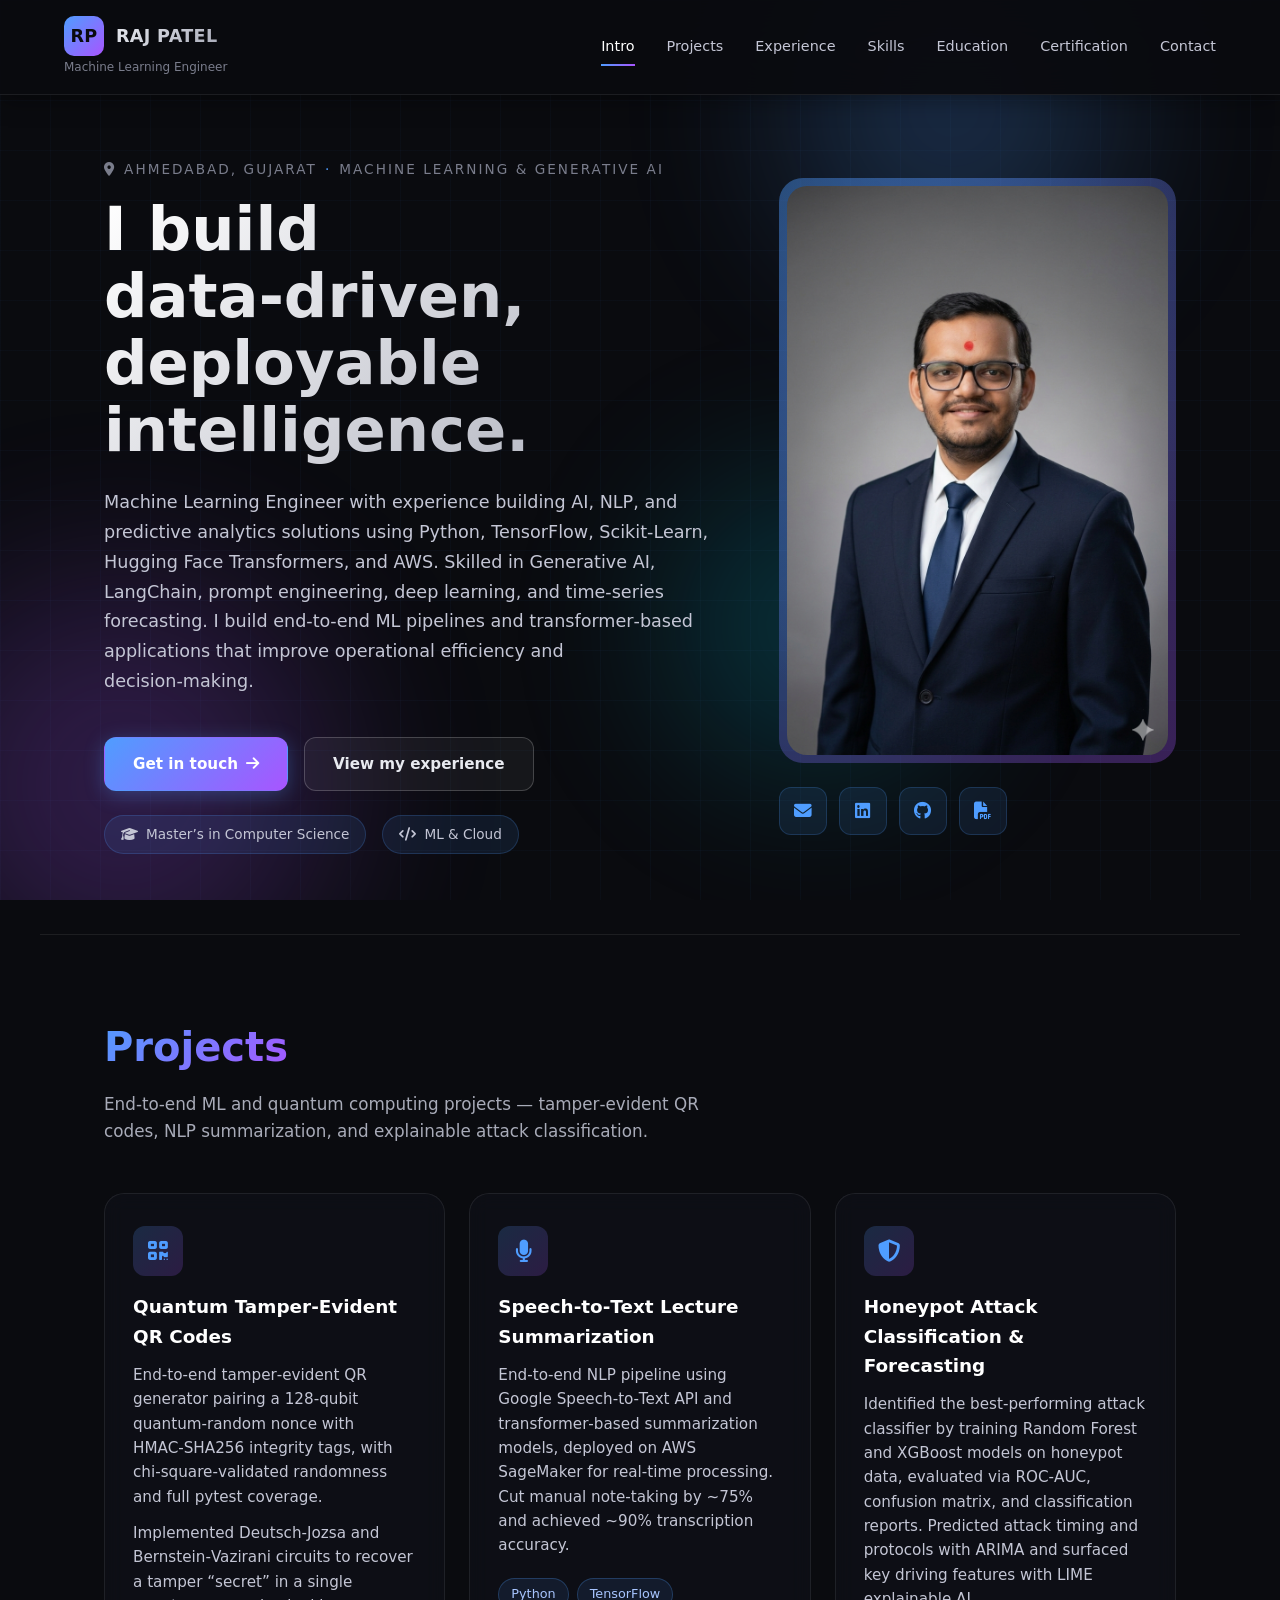
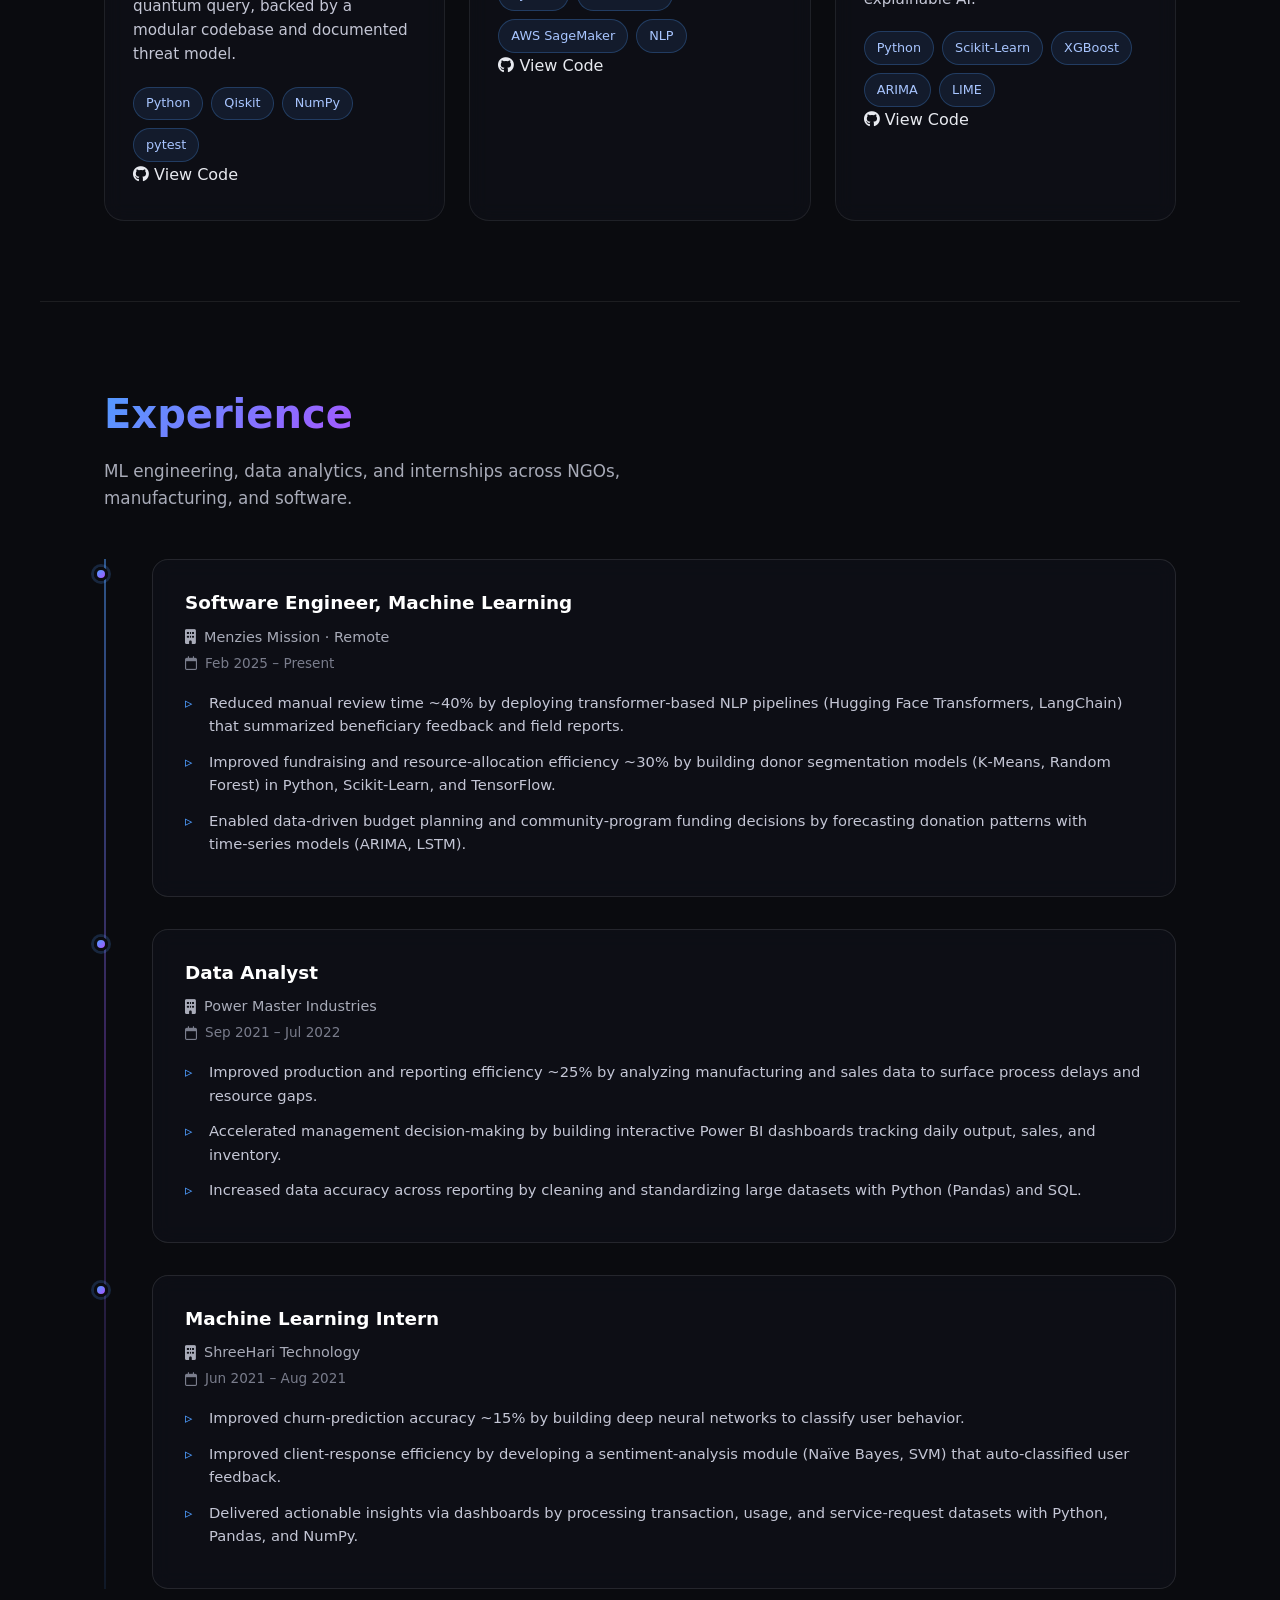
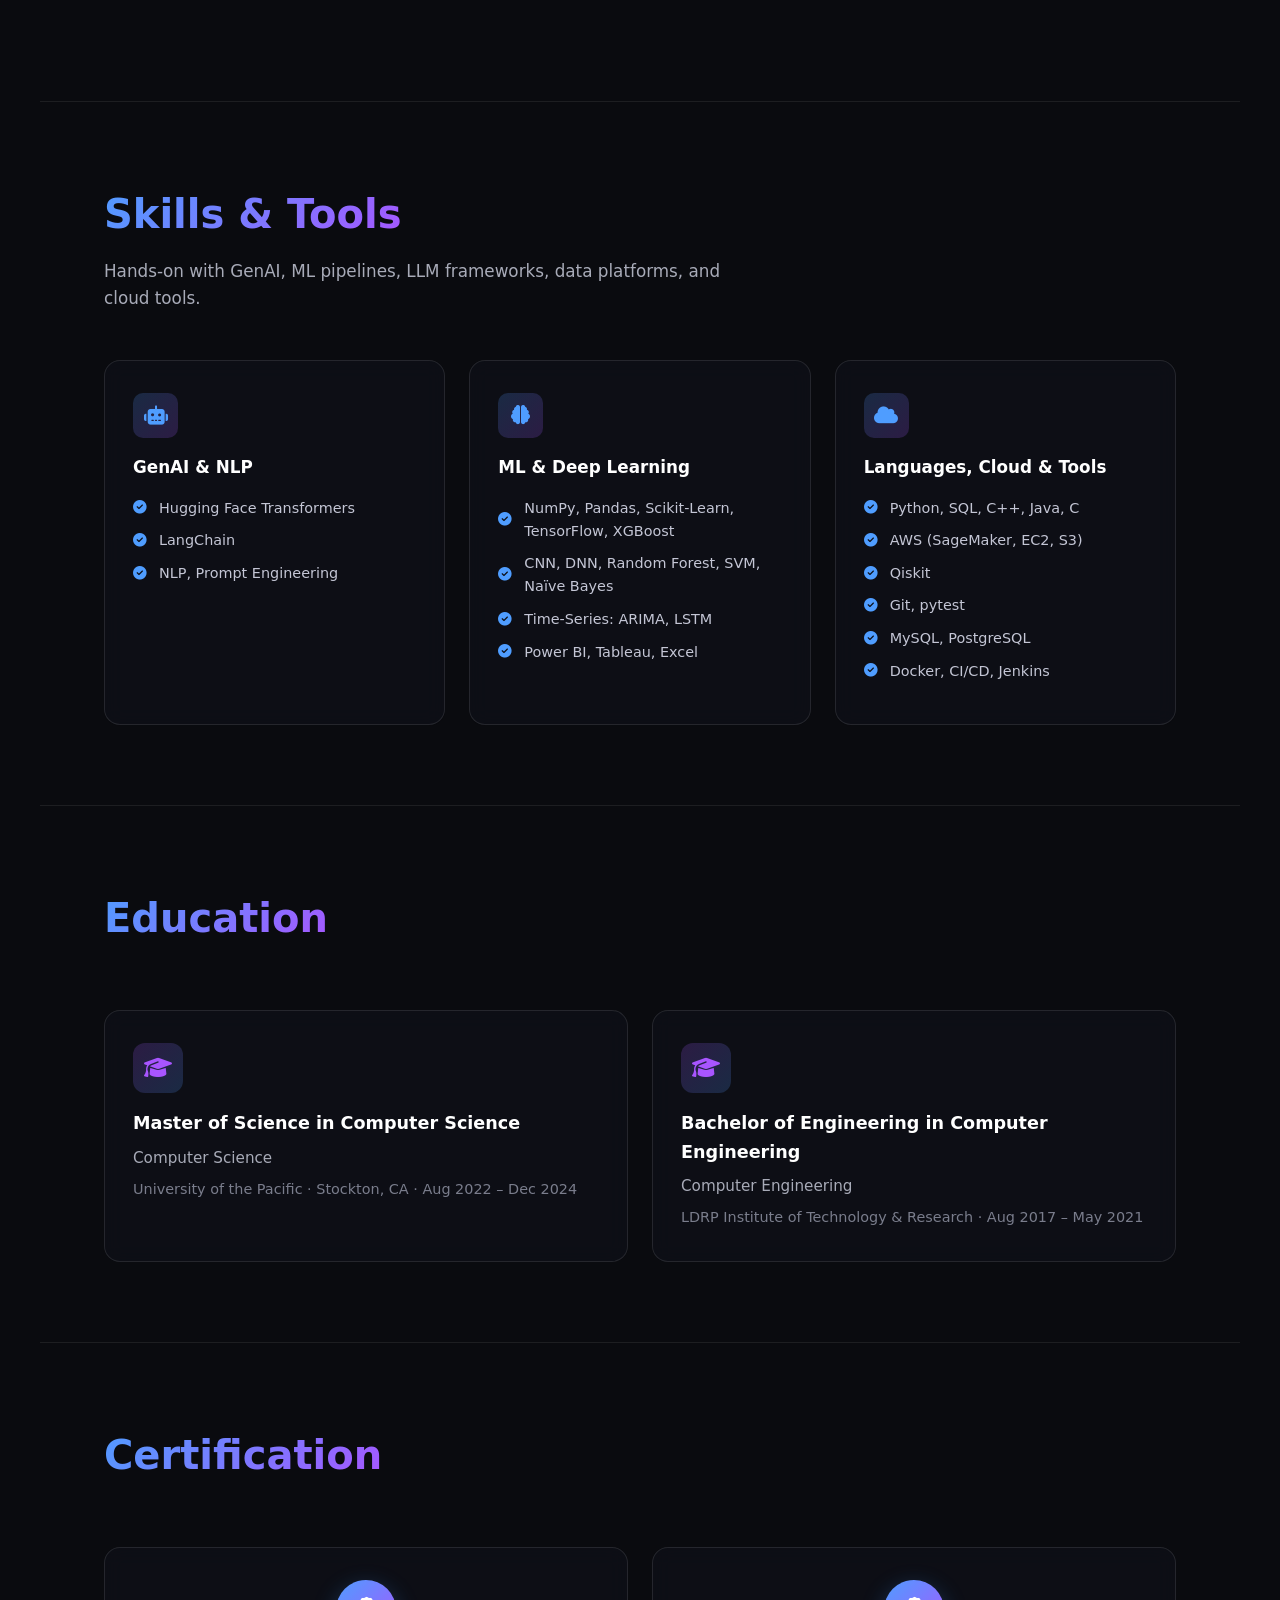
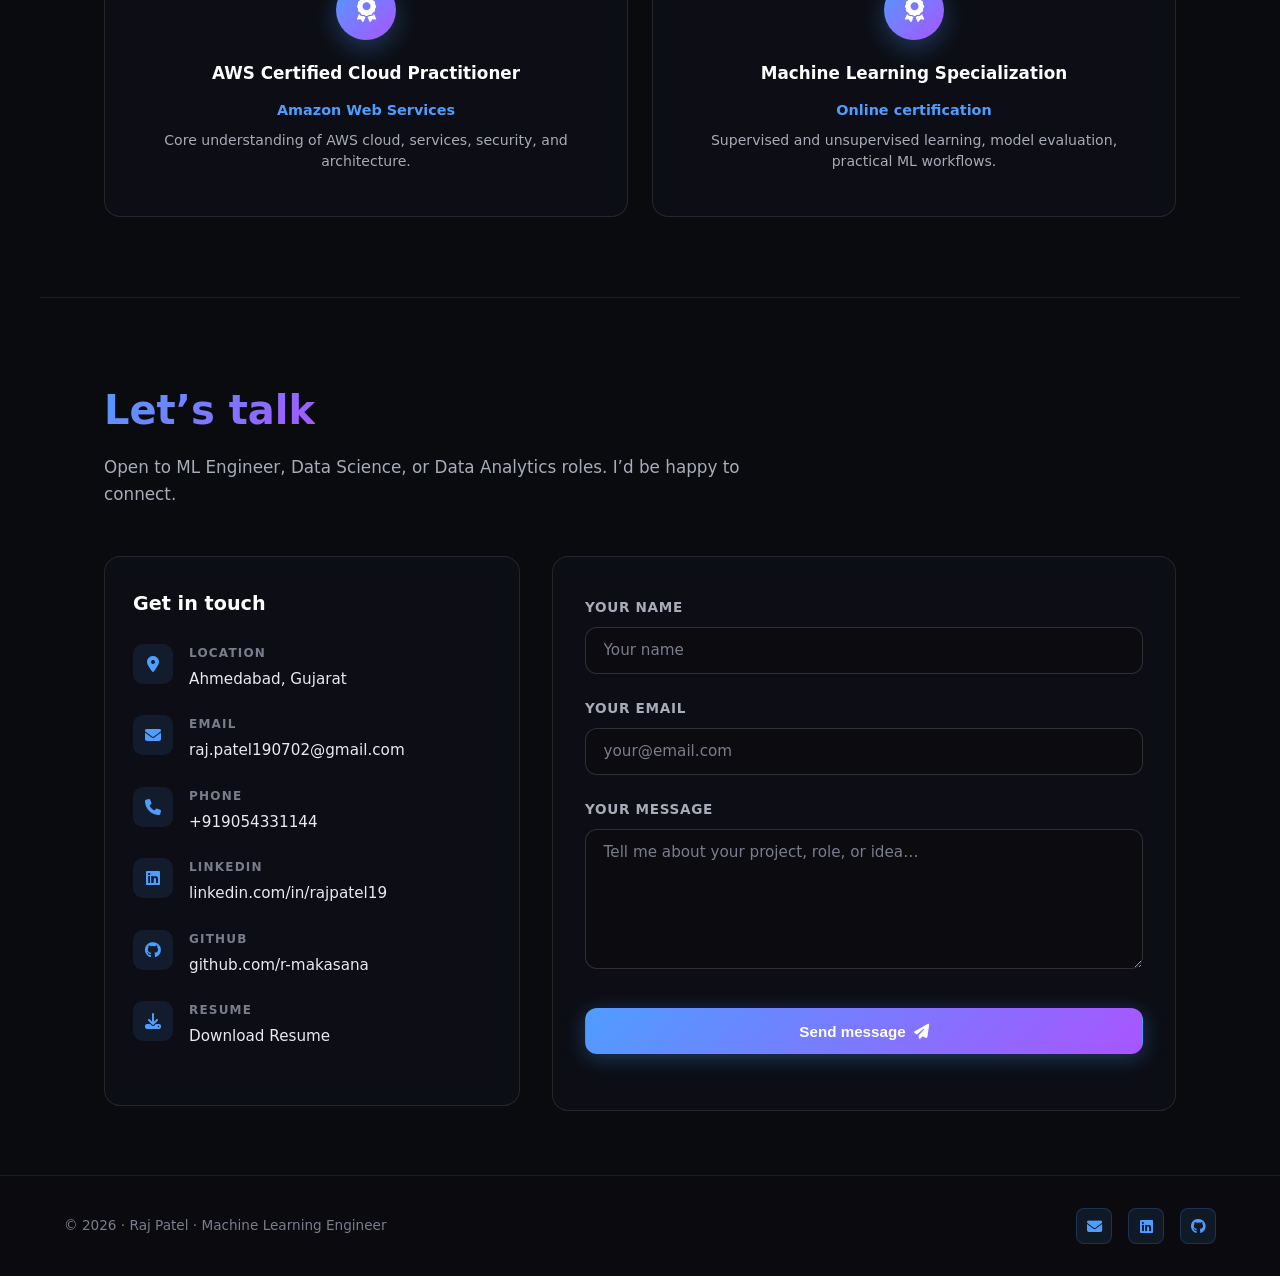
<file: index.html>
<!DOCTYPE html>
<html lang="en">
<head>
  <meta charset="UTF-8" />
  <meta name="viewport" content="width=device-width, initial-scale=1.0" />
  <title>Raj Patel | Machine Learning Engineer</title>
  <meta name="description" content="Portfolio of Raj Patel, Machine Learning Engineer specializing in ML, NLP, LLMs, and cloud deployment." />
  <link rel="stylesheet" href="style.css" />
  <link rel="stylesheet" href="https://cdnjs.cloudflare.com/ajax/libs/font-awesome/6.5.1/css/all.min.css" />
</head>
<body>
  <div class="bg-animation">
    <div class="grid-overlay"></div>
    <div class="gradient-orb orb-1"></div>
    <div class="gradient-orb orb-2"></div>
    <div class="gradient-orb orb-3"></div>
  </div>

  <header class="site-header">
    <div class="brand">
      <a href="#intro">
        <span class="logo-text">RP</span>
        <span class="brand-name">RAJ PATEL</span>
      </a>
      <span class="tagline">Machine Learning Engineer</span>
    </div>
    <nav class="site-nav" id="site-nav">
      <a href="#intro" class="nav-link">Intro</a>
      <a href="#projects" class="nav-link">Projects</a>
      <a href="#experience" class="nav-link">Experience</a>
      <a href="#skills" class="nav-link">Skills</a>
      <a href="#education" class="nav-link">Education</a>
      <a href="#certification" class="nav-link">Certification</a>
      <a href="#contact" class="nav-link">Contact</a>
    </nav>
    <button class="nav-toggle" id="nav-toggle" aria-label="Toggle navigation">
      <span></span><span></span><span></span>
    </button>
  </header>

  <main>
    <!-- Intro / Hero -->
    <section id="intro" class="section intro">
      <div class="intro-inner">
        <div class="intro-text fade-in">
          <p class="eyebrow">
            <i class="fas fa-location-dot"></i> Ahmedabad, Gujarat
            <span class="separator">&middot;</span>
            Machine Learning &amp; Generative AI
          </p>
          <h1 class="gradient-text">
            I build data&#8209;driven,<br />
            deployable intelligence.
          </h1>
          <p class="lead">
            Machine Learning Engineer with experience building AI, NLP, and predictive analytics solutions using Python, TensorFlow, Scikit&#8209;Learn, Hugging Face Transformers, and AWS. Skilled in Generative AI, LangChain, prompt engineering, deep learning, and time&#8209;series forecasting. I build end&#8209;to&#8209;end ML pipelines and transformer&#8209;based applications that improve operational efficiency and decision&#8209;making.
          </p>
          <div class="intro-actions">
            <a href="#contact" class="btn primary">
              <span>Get in touch</span>
              <i class="fas fa-arrow-right"></i>
            </a>
            <a href="#experience" class="btn ghost">
              <span>View my experience</span>
            </a>
          </div>
          <div class="meta-line">
            <span class="meta-badge"><i class="fas fa-graduation-cap"></i> Master&rsquo;s in Computer Science</span>
            <span class="meta-badge"><i class="fas fa-code"></i> ML &amp; Cloud</span>
          </div>
        </div>
        <div class="intro-aside fade-in-delay">
          <div class="avatar-frame">
            <div class="avatar-glow"></div>
            <img src="images/profile.jpg" alt="Portrait of Raj Patel" />
          </div>
          <div class="intro-links">
            <a href="mailto:raj.patel190702@gmail.com" class="social-link" data-tooltip="Email">
              <i class="fas fa-envelope"></i>
            </a>
            <a href="https://www.linkedin.com/in/rajpatel19" target="_blank" rel="noopener" class="social-link" data-tooltip="LinkedIn">
              <i class="fab fa-linkedin"></i>
            </a>
            <a href="https://github.com/r-makasana" target="_blank" rel="noopener" class="social-link" data-tooltip="GitHub">
              <i class="fab fa-github"></i>
            </a>
            <a href="https://drive.google.com/file/d/1WrWQH26XhGCFngBLB41iernQIk47pDD6/view?usp=drive_link" target="_blank" rel="noopener" class="social-link" data-tooltip="Download Resume">
              <i class="fas fa-file-pdf"></i>
            </a>
          </div>
        </div>
      </div>
    </section>

    <!-- Projects -->
    <section id="projects" class="section narrative">
      <div class="section-header">
        <h2 class="section-title">Projects</h2>
        <p>End&#8209;to&#8209;end ML and quantum computing projects &mdash; tamper&#8209;evident QR codes, NLP summarization, and explainable attack classification.</p>
      </div>
      <div class="narrative-grid">

        <article class="narrative-block card-hover">
          <div class="card-icon"><i class="fas fa-qrcode"></i></div>
          <h3>Quantum Tamper&#8209;Evident QR Codes</h3>
          <p>
            End&#8209;to&#8209;end tamper&#8209;evident QR generator pairing a 128&#8209;qubit quantum&#8209;random nonce with HMAC&#8209;SHA256 integrity tags, with chi&#8209;square&#8209;validated randomness and full pytest coverage.
          </p>
          <p>
            Implemented Deutsch&#8209;Jozsa and Bernstein&#8209;Vazirani circuits to recover a tamper &ldquo;secret&rdquo; in a single quantum query, backed by a modular codebase and documented threat model.
          </p>
          <div class="pill-row">
            <span class="pill">Python</span>
            <span class="pill">Qiskit</span>
            <span class="pill">NumPy</span>
            <span class="pill">pytest</span>
          </div>
          <a href="https://github.com/r-makasana/quantum-tamper-evident-qr" target="_blank" rel="noopener" class="project-link">
            <i class="fab fa-github"></i> View Code
          </a>
        </article>

        <article class="narrative-block card-hover">
          <div class="card-icon"><i class="fas fa-microphone"></i></div>
          <h3>Speech&#8209;to&#8209;Text Lecture Summarization</h3>
          <p>
            End&#8209;to&#8209;end NLP pipeline using Google Speech&#8209;to&#8209;Text API and transformer&#8209;based summarization models, deployed on AWS SageMaker for real&#8209;time processing. Cut manual note&#8209;taking by ~75% and achieved ~90% transcription accuracy.
          </p>
          <div class="pill-row">
            <span class="pill">Python</span>
            <span class="pill">TensorFlow</span>
            <span class="pill">AWS SageMaker</span>
            <span class="pill">NLP</span>
          </div>
          <a href="https://github.com/r-makasana" target="_blank" rel="noopener" class="project-link">
            <i class="fab fa-github"></i> View Code
          </a>
        </article>

        <article class="narrative-block card-hover">
          <div class="card-icon"><i class="fas fa-shield-halved"></i></div>
          <h3>Honeypot Attack Classification &amp; Forecasting</h3>
          <p>
            Identified the best&#8209;performing attack classifier by training Random Forest and XGBoost models on honeypot data, evaluated via ROC&#8209;AUC, confusion matrix, and classification reports. Predicted attack timing and protocols with ARIMA and surfaced key driving features with LIME explainable AI.
          </p>
          <div class="pill-row">
            <span class="pill">Python</span>
            <span class="pill">Scikit&#8209;Learn</span>
            <span class="pill">XGBoost</span>
            <span class="pill">ARIMA</span>
            <span class="pill">LIME</span>
          </div>
          <a href="https://github.com/r-makasana" target="_blank" rel="noopener" class="project-link">
            <i class="fab fa-github"></i> View Code
          </a>
        </article>

      </div>
    </section>

    <!-- Experience timeline -->
    <section id="experience" class="section experience">
      <div class="section-header">
        <h2 class="section-title">Experience</h2>
        <p>ML engineering, data analytics, and internships across NGOs, manufacturing, and software.</p>
      </div>

      <div class="timeline">

        <article class="timeline-item">
          <div class="timeline-marker"></div>
          <div class="timeline-content glass-card">
            <header>
              <h3>Software Engineer, Machine Learning</h3>
              <span class="company"><i class="fas fa-building"></i> Menzies Mission &middot; Remote</span>
              <span class="date"><i class="far fa-calendar"></i> Feb 2025 &ndash; Present</span>
            </header>
            <ul>
              <li>Reduced manual review time ~40% by deploying transformer&#8209;based NLP pipelines (Hugging Face Transformers, LangChain) that summarized beneficiary feedback and field reports.</li>
              <li>Improved fundraising and resource&#8209;allocation efficiency ~30% by building donor segmentation models (K&#8209;Means, Random Forest) in Python, Scikit&#8209;Learn, and TensorFlow.</li>
              <li>Enabled data&#8209;driven budget planning and community&#8209;program funding decisions by forecasting donation patterns with time&#8209;series models (ARIMA, LSTM).</li>
            </ul>
          </div>
        </article>

        <article class="timeline-item">
          <div class="timeline-marker"></div>
          <div class="timeline-content glass-card">
            <header>
              <h3>Data Analyst</h3>
              <span class="company"><i class="fas fa-building"></i> Power Master Industries</span>
              <span class="date"><i class="far fa-calendar"></i> Sep 2021 &ndash; Jul 2022</span>
            </header>
            <ul>
              <li>Improved production and reporting efficiency ~25% by analyzing manufacturing and sales data to surface process delays and resource gaps.</li>
              <li>Accelerated management decision&#8209;making by building interactive Power BI dashboards tracking daily output, sales, and inventory.</li>
              <li>Increased data accuracy across reporting by cleaning and standardizing large datasets with Python (Pandas) and SQL.</li>
            </ul>
          </div>
        </article>

        <article class="timeline-item">
          <div class="timeline-marker"></div>
          <div class="timeline-content glass-card">
            <header>
              <h3>Machine Learning Intern</h3>
              <span class="company"><i class="fas fa-building"></i> ShreeHari Technology</span>
              <span class="date"><i class="far fa-calendar"></i> Jun 2021 &ndash; Aug 2021</span>
            </header>
            <ul>
              <li>Improved churn&#8209;prediction accuracy ~15% by building deep neural networks to classify user behavior.</li>
              <li>Improved client&#8209;response efficiency by developing a sentiment&#8209;analysis module (Na&iuml;ve Bayes, SVM) that auto&#8209;classified user feedback.</li>
              <li>Delivered actionable insights via dashboards by processing transaction, usage, and service&#8209;request datasets with Python, Pandas, and NumPy.</li>
            </ul>
          </div>
        </article>

      </div>
    </section>

    <!-- Skills -->
    <section id="skills" class="section skills">
      <div class="section-header">
        <h2 class="section-title">Skills &amp; Tools</h2>
        <p>Hands&#8209;on with GenAI, ML pipelines, LLM frameworks, data platforms, and cloud tools.</p>
      </div>

      <div class="skills-columns">

        <div class="skills-column glass-card">
          <div class="skill-icon"><i class="fas fa-robot"></i></div>
          <h3>GenAI &amp; NLP</h3>
          <ul>
            <li><i class="fas fa-check-circle"></i> Hugging Face Transformers</li>
            <li><i class="fas fa-check-circle"></i> LangChain</li>
            <li><i class="fas fa-check-circle"></i> NLP, Prompt Engineering</li>
          </ul>
        </div>

        <div class="skills-column glass-card">
          <div class="skill-icon"><i class="fas fa-brain"></i></div>
          <h3>ML &amp; Deep Learning</h3>
          <ul>
            <li><i class="fas fa-check-circle"></i> NumPy, Pandas, Scikit&#8209;Learn, TensorFlow, XGBoost</li>
            <li><i class="fas fa-check-circle"></i> CNN, DNN, Random Forest, SVM, Na&iuml;ve Bayes</li>
            <li><i class="fas fa-check-circle"></i> Time&#8209;Series: ARIMA, LSTM</li>
            <li><i class="fas fa-check-circle"></i> Power BI, Tableau, Excel</li>
          </ul>
        </div>

        <div class="skills-column glass-card">
          <div class="skill-icon"><i class="fas fa-cloud"></i></div>
          <h3>Languages, Cloud &amp; Tools</h3>
          <ul>
            <li><i class="fas fa-check-circle"></i> Python, SQL, C++, Java, C</li>
            <li><i class="fas fa-check-circle"></i> AWS (SageMaker, EC2, S3)</li>
            <li><i class="fas fa-check-circle"></i> Qiskit</li>
            <li><i class="fas fa-check-circle"></i> Git, pytest</li>
            <li><i class="fas fa-check-circle"></i> MySQL, PostgreSQL</li>
            <li><i class="fas fa-check-circle"></i> Docker, CI/CD, Jenkins</li>
          </ul>
        </div>

      </div>
    </section>

    <!-- Education -->
    <section id="education" class="section education">
      <div class="section-header">
        <h2 class="section-title">Education</h2>
      </div>
      <div class="edu-grid">
        <div class="edu-block glass-card">
          <div class="edu-icon"><i class="fas fa-graduation-cap"></i></div>
          <h3>Master of Science in Computer Science</h3>
          <p class="degree">Computer Science</p>
          <p class="school">University of the Pacific &middot; Stockton, CA &middot; Aug 2022 &ndash; Dec 2024</p>
        </div>
        <div class="edu-block glass-card">
          <div class="edu-icon"><i class="fas fa-graduation-cap"></i></div>
          <h3>Bachelor of Engineering in Computer Engineering</h3>
          <p class="degree">Computer Engineering</p>
          <p class="school">LDRP Institute of Technology &amp; Research &middot; Aug 2017 &ndash; May 2021</p>
        </div>
      </div>
    </section>

    <!-- Certifications -->
    <section id="certification" class="section certification">
      <div class="section-header">
        <h2 class="section-title">Certification</h2>
      </div>
      <div class="cert-grid">
        <div class="cert-card glass-card">
          <div class="cert-badge"><i class="fas fa-award"></i></div>
          <h3>AWS Certified Cloud Practitioner</h3>
          <p class="cert-issuer">Amazon Web Services</p>
          <p class="cert-desc">Core understanding of AWS cloud, services, security, and architecture.</p>
        </div>
        <div class="cert-card glass-card">
          <div class="cert-badge"><i class="fas fa-award"></i></div>
          <h3>Machine Learning Specialization</h3>
          <p class="cert-issuer">Online certification</p>
          <p class="cert-desc">Supervised and unsupervised learning, model evaluation, practical ML workflows.</p>
        </div>
      </div>
    </section>

    <!-- Contact -->
    <section id="contact" class="section contact">
      <div class="section-header">
        <h2 class="section-title">Let&rsquo;s talk</h2>
        <p>Open to ML Engineer, Data Science, or Data Analytics roles. I&rsquo;d be happy to connect.</p>
      </div>
      <div class="contact-layout">
        <div class="contact-details glass-card">
          <h3>Get in touch</h3>
          <div class="contact-item">
            <i class="fas fa-location-dot"></i>
            <div>
              <span class="contact-label">Location</span>
              <span class="contact-value">Ahmedabad, Gujarat</span>
            </div>
          </div>
          <div class="contact-item">
            <i class="fas fa-envelope"></i>
            <div>
              <span class="contact-label">Email</span>
              <a href="mailto:raj.patel190702@gmail.com" class="contact-value">raj.patel190702@gmail.com</a>
            </div>
          </div>
          <div class="contact-item">
            <i class="fas fa-phone"></i>
            <div>
              <span class="contact-label">Phone</span>
              <span class="contact-value">+919054331144</span>
            </div>
          </div>
          <div class="contact-item">
            <i class="fab fa-linkedin"></i>
            <div>
              <span class="contact-label">LinkedIn</span>
              <a href="https://www.linkedin.com/in/rajpatel19" target="_blank" rel="noopener" class="contact-value">linkedin.com/in/rajpatel19</a>
            </div>
          </div>
          <div class="contact-item">
            <i class="fab fa-github"></i>
            <div>
              <span class="contact-label">GitHub</span>
              <a href="https://github.com/r-makasana" target="_blank" rel="noopener" class="contact-value">github.com/r-makasana</a>
            </div>
          </div>
          <div class="contact-item">
            <i class="fas fa-download"></i>
            <div>
              <span class="contact-label">Resume</span>
              <a href="https://drive.google.com/file/d/1WrWQH26XhGCFngBLB41iernQIk47pDD6/view?usp=drive_link" download="Raj_Patel_Resume.pdf" target="_blank" rel="noopener" class="contact-value">Download Resume</a>
            </div>
          </div>
        </div>
        <form
          action="https://formspree.io/f/xlgwqvwg"
          method="POST"
          class="contact-form glass-card"
          id="contact-form"
        >
          <input type="text" name="_gotcha" style="display:none" autocomplete="off" />
          <input type="hidden" name="_subject" value="Contact from Raj Patel Portfolio" />
          <input type="hidden" name="_next" value="thank-you.html" />

          <div class="form-group">
            <label for="name">Your name</label>
            <input type="text" id="name" name="name" placeholder="Your name" required />
          </div>
          <div class="form-group">
            <label for="email">Your email</label>
            <input type="email" id="email" name="_replyto" placeholder="your@email.com" required />
          </div>
          <div class="form-group">
            <label for="message">Your message</label>
            <textarea id="message" name="message" rows="5" placeholder="Tell me about your project, role, or idea&hellip;" required></textarea>
          </div>
          <button type="submit" class="btn primary">
            <span>Send message</span>
            <i class="fas fa-paper-plane"></i>
          </button>
          <p class="form-status" id="form-status"></p>
        </form>
      </div>
    </section>
  </main>

  <footer class="site-footer">
    <div class="footer-content">
      <p>&copy; <span id="year"></span> &middot; Raj Patel &middot; Machine Learning Engineer</p>
      <div class="footer-links">
        <a href="mailto:raj.patel190702@gmail.com"><i class="fas fa-envelope"></i></a>
        <a href="https://www.linkedin.com/in/rajpatel19" target="_blank" rel="noopener"><i class="fab fa-linkedin"></i></a>
        <a href="https://github.com/r-makasana" target="_blank" rel="noopener"><i class="fab fa-github"></i></a>
      </div>
    </div>
  </footer>

  <script src="script.js"></script>
</body>
</html>
</file>
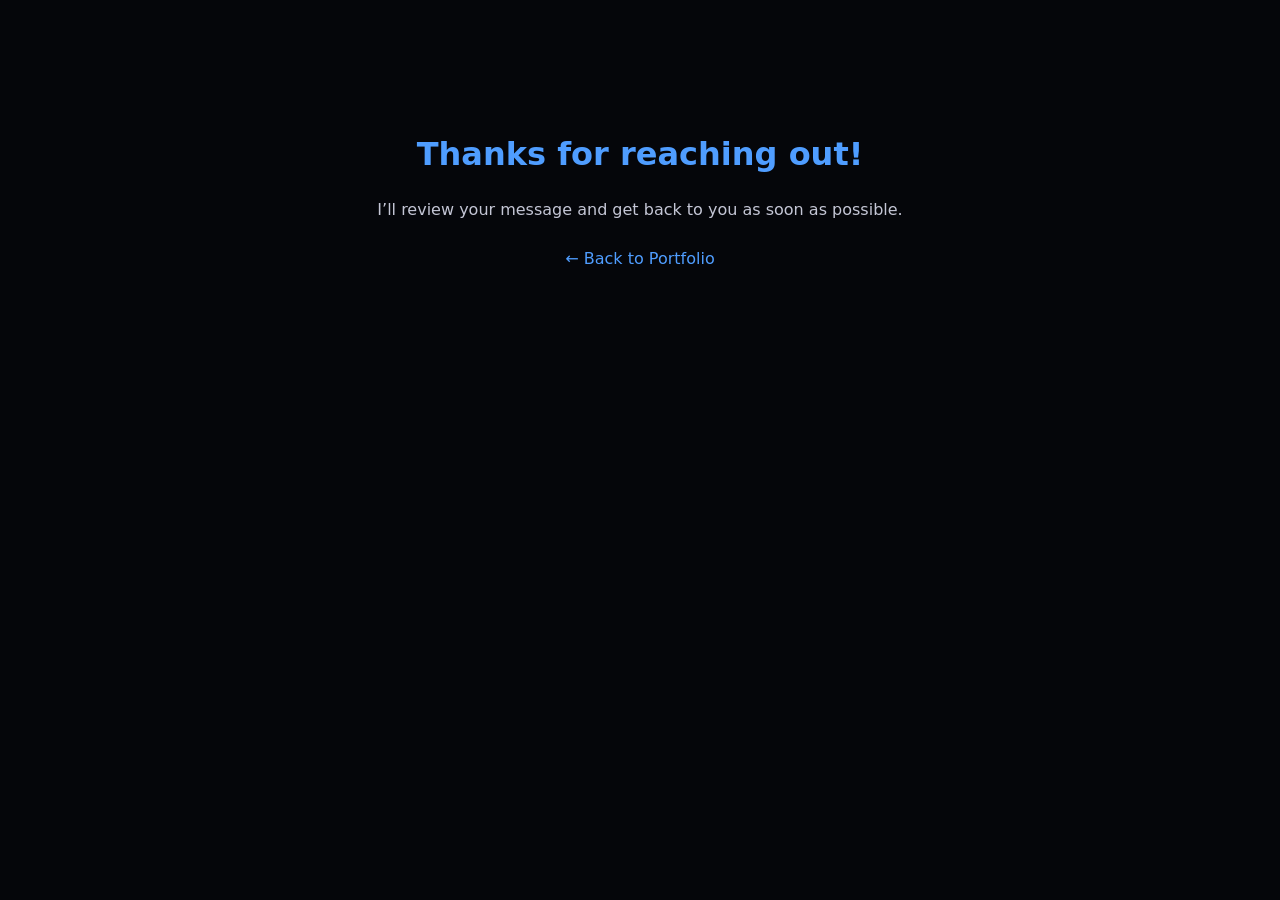
<file: thank-you.html>
<!DOCTYPE html>
<html lang="en">
<head>
  <meta charset="UTF-8" />
  <meta name="viewport" content="width=device-width, initial-scale=1.0" />
  <title>Thank You – Raj Patel</title>
  <style>
    body {
      font-family: system-ui, -apple-system, BlinkMacSystemFont, "Segoe UI", sans-serif;
      background: #05060a;
      color: #f5f5f7;
      text-align: center;
      padding: 100px 20px;
      line-height: 1.6;
    }
    .container {
      max-width: 600px;
      margin: 0 auto;
    }
    h1 {
      font-size: 2rem;
      margin-bottom: 1rem;
      color: #4f9dff;
    }
    p {
      margin-bottom: 1.5rem;
      color: #c4c6d5;
    }
    a {
      color: #4f9dff;
      text-decoration: none;
      font-weight: 500;
    }
    a:hover {
      text-decoration: underline;
    }
  </style>
</head>
<body>
  <div class="container">
    <h1>Thanks for reaching out!</h1>
    <p>I’ll review your message and get back to you as soon as possible.</p>
    <p><a href="index.html">← Back to Portfolio</a></p>
  </div>
</body>
</html>
</file>
<file: style.css>
/* Modern Portfolio Theme - Enhanced Design */

/* Base reset */
*,
*::before,
*::after {
  box-sizing: border-box;
  margin: 0;
  padding: 0;
}

html {
  scroll-behavior: smooth;
}

html, body {
  height: 100%;
}

body {
  font-family: 'Inter', system-ui, -apple-system, BlinkMacSystemFont, "Segoe UI", sans-serif;
  background: #0a0b0f;
  color: #e8eaf0;
  line-height: 1.6;
  -webkit-font-smoothing: antialiased;
  overflow-x: hidden;
  position: relative;
}

a {
  color: inherit;
  text-decoration: none;
  transition: all 0.3s ease;
}

img {
  max-width: 100%;
  display: block;
}

/* Animated Background */
.bg-animation {
  position: fixed;
  inset: 0;
  z-index: 0;
  overflow: hidden;
  pointer-events: none;
}

.grid-overlay {
  position: absolute;
  inset: 0;
  background-image:
    linear-gradient(rgba(79, 157, 255, 0.03) 1px, transparent 1px),
    linear-gradient(90deg, rgba(79, 157, 255, 0.03) 1px, transparent 1px);
  background-size: 50px 50px;
  animation: gridMove 20s linear infinite;
}

@keyframes gridMove {
  0% { transform: translate(0, 0); }
  100% { transform: translate(50px, 50px); }
}

.gradient-orb {
  position: absolute;
  border-radius: 50%;
  filter: blur(80px);
  opacity: 0.3;
  animation: float 20s ease-in-out infinite;
}

.orb-1 {
  width: 400px;
  height: 400px;
  background: radial-gradient(circle, #4f9dff, transparent);
  top: -10%;
  right: 10%;
  animation-delay: 0s;
}

.orb-2 {
  width: 500px;
  height: 500px;
  background: radial-gradient(circle, #a855ff, transparent);
  bottom: -15%;
  left: -10%;
  animation-delay: 7s;
}

.orb-3 {
  width: 350px;
  height: 350px;
  background: radial-gradient(circle, #06b6d4, transparent);
  top: 50%;
  left: 50%;
  animation-delay: 14s;
}

@keyframes float {
  0%, 100% { transform: translate(0, 0) scale(1); }
  33% { transform: translate(30px, -30px) scale(1.1); }
  66% { transform: translate(-20px, 20px) scale(0.9); }
}

/* Glass card effect */
.glass-card {
  background: rgba(15, 17, 25, 0.7);
  backdrop-filter: blur(10px);
  border: 1px solid rgba(255, 255, 255, 0.1);
  border-radius: 16px;
  transition: all 0.3s ease;
}

.glass-card:hover {
  border-color: rgba(79, 157, 255, 0.3);
  box-shadow: 0 8px 32px rgba(79, 157, 255, 0.1);
}

/* Layout helpers */
.section {
  padding: 5rem min(8vw, 4rem);
  max-width: 1200px;
  margin: 0 auto;
  position: relative;
  z-index: 1;
}

.section-header {
  margin-bottom: 3rem;
}

.section-title {
  font-size: clamp(1.8rem, 2.5vw + 1rem, 2.5rem);
  margin-bottom: 0.75rem;
  background: linear-gradient(135deg, #4f9dff, #a855ff);
  -webkit-background-clip: text;
  -webkit-text-fill-color: transparent;
  background-clip: text;
  display: inline-block;
}

.section-header p {
  color: #a8abb8;
  max-width: 640px;
  font-size: 1.05rem;
}

/* Header / Nav */
.site-header {
  position: sticky;
  top: 0;
  z-index: 100;
  display: flex;
  align-items: center;
  justify-content: space-between;
  padding: 1rem min(8vw, 4rem);
  background: rgba(10, 11, 15, 0.95);
  backdrop-filter: blur(20px);
  border-bottom: 1px solid rgba(255, 255, 255, 0.08);
  box-shadow: 0 4px 24px rgba(0, 0, 0, 0.4);
}

.brand a {
  display: flex;
  align-items: center;
  gap: 0.75rem;
  font-weight: 700;
  letter-spacing: 0.02em;
}

.logo-text {
  width: 40px;
  height: 40px;
  display: flex;
  align-items: center;
  justify-content: center;
  background: linear-gradient(135deg, #4f9dff, #a855ff);
  border-radius: 10px;
  font-size: 1.1rem;
  font-weight: 800;
  color: #0a0b0f;
}

.brand-name {
  font-size: 1.1rem;
  background: linear-gradient(135deg, #e8eaf0, #a8abb8);
  -webkit-background-clip: text;
  -webkit-text-fill-color: transparent;
  background-clip: text;
}

.brand .tagline {
  display: block;
  font-size: 0.75rem;
  color: #7a7d8c;
  margin-top: 0.15rem;
  font-weight: 400;
}

.site-nav {
  display: flex;
  gap: 2rem;
  font-size: 0.9rem;
}

.nav-link {
  position: relative;
  padding: 0.5rem 0;
  color: #c4c6d5;
  font-weight: 500;
  transition: color 0.3s ease;
}

.nav-link::after {
  content: "";
  position: absolute;
  left: 0;
  bottom: 0;
  height: 2px;
  width: 0;
  background: linear-gradient(90deg, #4f9dff, #a855ff);
  transition: width 0.3s ease-out;
}

.nav-link:hover {
  color: #ffffff;
}

.nav-link:hover::after {
  width: 100%;
}

.nav-link.active {
  color: #ffffff;
}

.nav-link.active::after {
  width: 100%;
  background: linear-gradient(90deg, #4f9dff, #a855ff);
}

/* Mobile nav button */
.nav-toggle {
  display: none;
  background: none;
  border: none;
  cursor: pointer;
  padding: 0.5rem;
}

.nav-toggle span {
  display: block;
  width: 24px;
  height: 2px;
  margin: 5px 0;
  background: #e8eaf0;
  transition: all 0.3s ease;
  border-radius: 2px;
}

/* Animations */
@keyframes fadeIn {
  from {
    opacity: 0;
    transform: translateY(30px);
  }
  to {
    opacity: 1;
    transform: translateY(0);
  }
}

.fade-in {
  animation: fadeIn 1s ease-out forwards;
}

.fade-in-delay {
  opacity: 0;
  animation: fadeIn 1s ease-out 0.3s forwards;
}

/* Intro / Hero */
.intro {
  padding-top: 4rem;
  min-height: calc(100vh - 80px);
  display: flex;
  align-items: center;
}

.intro-inner {
  display: grid;
  grid-template-columns: minmax(0, 2fr) minmax(0, 1.3fr);
  gap: 4rem;
  align-items: center;
}

.eyebrow {
  font-size: 0.85rem;
  text-transform: uppercase;
  letter-spacing: 0.15em;
  color: #7a7d8c;
  margin-bottom: 1rem;
  display: flex;
  align-items: center;
  gap: 0.5rem;
}

.separator {
  color: #4f9dff;
}

.intro-text h1 {
  font-size: clamp(2.5rem, 4vw + 1rem, 3.8rem);
  line-height: 1.1;
  margin-bottom: 1.5rem;
  font-weight: 800;
}

.gradient-text {
  background: linear-gradient(135deg, #ffffff, #a8abb8);
  -webkit-background-clip: text;
  -webkit-text-fill-color: transparent;
  background-clip: text;
}

.lead {
  font-size: 1.1rem;
  color: #c4c6d5;
  max-width: 42rem;
  line-height: 1.7;
}

.intro-actions {
  display: flex;
  flex-wrap: wrap;
  gap: 1rem;
  margin: 2.5rem 0 1.5rem;
}

.btn {
  border-radius: 12px;
  padding: 0.85rem 1.75rem;
  font-size: 0.95rem;
  font-weight: 600;
  border: 1px solid transparent;
  display: inline-flex;
  align-items: center;
  justify-content: center;
  gap: 0.5rem;
  cursor: pointer;
  white-space: nowrap;
  transition: all 0.3s ease;
}

.btn.primary {
  background: linear-gradient(135deg, #4f9dff, #a855ff);
  color: #ffffff;
  box-shadow: 0 4px 20px rgba(79, 157, 255, 0.3);
}

.btn.primary:hover {
  transform: translateY(-2px);
  box-shadow: 0 8px 30px rgba(79, 157, 255, 0.4);
}

.btn.ghost {
  background: rgba(255, 255, 255, 0.05);
  color: #e8eaf0;
  border-color: rgba(255, 255, 255, 0.2);
}

.btn.ghost:hover {
  background: rgba(255, 255, 255, 0.1);
  border-color: rgba(79, 157, 255, 0.5);
}

.meta-line {
  display: flex;
  flex-wrap: wrap;
  gap: 1rem;
}

.meta-badge {
  display: inline-flex;
  align-items: center;
  gap: 0.5rem;
  padding: 0.5rem 1rem;
  background: rgba(79, 157, 255, 0.1);
  border: 1px solid rgba(79, 157, 255, 0.2);
  border-radius: 999px;
  font-size: 0.85rem;
  color: #c4c6d5;
}

/* Intro aside */
.intro-aside {
  display: flex;
  flex-direction: column;
  gap: 1.5rem;
}

.avatar-frame {
  position: relative;
  border-radius: 24px;
  padding: 0.5rem;
  background: linear-gradient(135deg, rgba(79, 157, 255, 0.3), rgba(168, 85, 255, 0.3));
  overflow: hidden;
}

.avatar-glow {
  position: absolute;
  inset: 0;
  background: radial-gradient(circle at 30% 30%, rgba(79, 157, 255, 0.4), transparent 70%);
  animation: pulse 3s ease-in-out infinite;
}

@keyframes pulse {
  0%, 100% { opacity: 0.5; }
  50% { opacity: 1; }
}

.avatar-frame img {
  border-radius: 20px;
  position: relative;
  z-index: 1;
}

.quick-facts {
  padding: 1.5rem;
  display: flex;
  flex-direction: column;
  gap: 1rem;
}

.fact-item {
  display: flex;
  flex-direction: column;
  gap: 0.25rem;
}

.fact-label {
  font-size: 0.75rem;
  text-transform: uppercase;
  letter-spacing: 0.1em;
  color: #7a7d8c;
  font-weight: 600;
}

.fact-value {
  font-size: 0.95rem;
  color: #e8eaf0;
  font-weight: 500;
}

.fact-company {
  font-size: 0.85rem;
  color: #a8abb8;
}

.intro-links {
  display: flex;
  gap: 0.75rem;
}

.social-link {
  width: 48px;
  height: 48px;
  border-radius: 12px;
  background: rgba(79, 157, 255, 0.1);
  border: 1px solid rgba(79, 157, 255, 0.2);
  display: inline-flex;
  align-items: center;
  justify-content: center;
  color: #4f9dff;
  font-size: 1.1rem;
  position: relative;
}

.social-link:hover {
  background: rgba(79, 157, 255, 0.2);
  border-color: rgba(79, 157, 255, 0.4);
  transform: translateY(-2px);
}

.social-link[data-tooltip]::after {
  content: attr(data-tooltip);
  position: absolute;
  bottom: -35px;
  left: 50%;
  transform: translateX(-50%);
  padding: 0.4rem 0.8rem;
  background: rgba(10, 11, 15, 0.95);
  border: 1px solid rgba(255, 255, 255, 0.1);
  border-radius: 6px;
  font-size: 0.75rem;
  white-space: nowrap;
  opacity: 0;
  pointer-events: none;
  transition: opacity 0.3s ease;
}

.social-link:hover[data-tooltip]::after {
  opacity: 1;
}

/* Narrative section */
.narrative {
  border-top: 1px solid rgba(255, 255, 255, 0.08);
}

.narrative-grid {
  display: grid;
  grid-template-columns: repeat(auto-fit, minmax(280px, 1fr));
  gap: 1.5rem;
}

.narrative-block {
  padding: 2rem 1.75rem;
  background: rgba(15, 17, 25, 0.6);
  backdrop-filter: blur(10px);
  border: 1px solid rgba(255, 255, 255, 0.08);
  border-radius: 20px;
  transition: all 0.4s ease;
  position: relative;
  overflow: hidden;
}

.narrative-block::before {
  content: "";
  position: absolute;
  top: 0;
  left: 0;
  right: 0;
  height: 3px;
  background: linear-gradient(90deg, #4f9dff, #a855ff);
  transform: scaleX(0);
  transition: transform 0.4s ease;
}

.card-hover:hover {
  transform: translateY(-5px);
  border-color: rgba(79, 157, 255, 0.3);
  box-shadow: 0 12px 40px rgba(79, 157, 255, 0.15);
}

.card-hover:hover::before {
  transform: scaleX(1);
}

.card-icon {
  width: 50px;
  height: 50px;
  border-radius: 12px;
  background: linear-gradient(135deg, rgba(79, 157, 255, 0.2), rgba(168, 85, 255, 0.2));
  display: flex;
  align-items: center;
  justify-content: center;
  font-size: 1.4rem;
  color: #4f9dff;
  margin-bottom: 1rem;
}

.narrative-block h3 {
  font-size: 1.15rem;
  margin-bottom: 0.75rem;
  color: #ffffff;
}

.narrative-block p {
  font-size: 0.95rem;
  color: #c4c6d5;
  line-height: 1.6;
}

.narrative-block p + p {
  margin-top: 0.75rem;
}

.pill-row {
  margin-top: 1.25rem;
  display: flex;
  flex-wrap: wrap;
  gap: 0.5rem;
}

.pill {
  display: inline-block;
  padding: 0.35rem 0.75rem;
  border-radius: 999px;
  background: rgba(79, 157, 255, 0.1);
  border: 1px solid rgba(79, 157, 255, 0.25);
  font-size: 0.8rem;
  color: #a8c5ff;
  font-weight: 500;
}

/* Timeline (experience) */
.experience {
  border-top: 1px solid rgba(255, 255, 255, 0.08);
}

.timeline {
  position: relative;
  padding-left: 3rem;
}

.timeline::before {
  content: "";
  position: absolute;
  left: 0;
  top: 0;
  bottom: 0;
  width: 2px;
  background: linear-gradient(180deg,
    rgba(79, 157, 255, 0.5) 0%,
    rgba(168, 85, 255, 0.3) 50%,
    rgba(79, 157, 255, 0.1) 100%
  );
}

.timeline-item {
  position: relative;
  margin-bottom: 2rem;
}

.timeline-marker {
  position: absolute;
  left: -3.65rem;
  top: 0.5rem;
  width: 14px;
  height: 14px;
  border-radius: 50%;
  background: linear-gradient(135deg, #4f9dff, #a855ff);
  border: 3px solid #0a0b0f;
  box-shadow: 0 0 0 3px rgba(79, 157, 255, 0.2);
  z-index: 2;
}

.timeline-content {
  padding: 1.75rem 2rem;
}

.timeline-item header {
  margin-bottom: 1rem;
}

.timeline-item h3 {
  font-size: 1.15rem;
  margin-bottom: 0.5rem;
  color: #ffffff;
}

.company {
  display: flex;
  align-items: center;
  gap: 0.5rem;
  font-size: 0.9rem;
  color: #a8abb8;
  margin-bottom: 0.25rem;
}

.date {
  display: flex;
  align-items: center;
  gap: 0.5rem;
  font-size: 0.85rem;
  color: #7a7d8c;
}

.timeline-item ul {
  margin-top: 1rem;
  padding-left: 0;
  list-style: none;
}

.timeline-item li {
  font-size: 0.92rem;
  color: #c4c6d5;
  margin-bottom: 0.75rem;
  padding-left: 1.5rem;
  position: relative;
}

.timeline-item li::before {
  content: "▹";
  position: absolute;
  left: 0;
  color: #4f9dff;
  font-weight: bold;
}

/* Skills */
.skills {
  border-top: 1px solid rgba(255, 255, 255, 0.08);
}

.skills-columns {
  display: grid;
  grid-template-columns: repeat(auto-fit, minmax(300px, 1fr));
  gap: 1.5rem;
}

.skills-column {
  padding: 2rem 1.75rem;
}

.skill-icon {
  width: 45px;
  height: 45px;
  border-radius: 10px;
  background: linear-gradient(135deg, rgba(79, 157, 255, 0.2), rgba(168, 85, 255, 0.2));
  display: flex;
  align-items: center;
  justify-content: center;
  font-size: 1.2rem;
  color: #4f9dff;
  margin-bottom: 1rem;
}

.skills-column h3 {
  font-size: 1.05rem;
  margin-bottom: 1rem;
  margin-top: 1.5rem;
  color: #ffffff;
}

.skills-column h3:first-of-type {
  margin-top: 0;
}

.skills-column ul {
  font-size: 0.9rem;
  color: #c4c6d5;
  padding-left: 0;
  list-style: none;
}

.skills-column li {
  margin-bottom: 0.6rem;
  display: flex;
  align-items: center;
  gap: 0.75rem;
}

.skills-column li i {
  color: #4f9dff;
  font-size: 0.85rem;
}

/* Education */
.education {
  border-top: 1px solid rgba(255, 255, 255, 0.08);
}

.edu-grid {
  display: grid;
  grid-template-columns: repeat(auto-fit, minmax(300px, 1fr));
  gap: 1.5rem;
}

.edu-block {
  padding: 2rem 1.75rem;
  transition: all 0.3s ease;
}

.edu-block:hover {
  transform: translateY(-3px);
}

.edu-icon {
  width: 50px;
  height: 50px;
  border-radius: 12px;
  background: linear-gradient(135deg, rgba(168, 85, 255, 0.2), rgba(79, 157, 255, 0.2));
  display: flex;
  align-items: center;
  justify-content: center;
  font-size: 1.4rem;
  color: #a855ff;
  margin-bottom: 1rem;
}

.edu-block h3 {
  font-size: 1.1rem;
  margin-bottom: 0.5rem;
  color: #ffffff;
}

.degree {
  font-size: 0.95rem;
  color: #a8abb8;
  margin-bottom: 0.5rem;
}

.school {
  font-size: 0.9rem;
  color: #7a7d8c;
}

/* Certifications */
.certification {
  border-top: 1px solid rgba(255, 255, 255, 0.08);
}

.cert-grid {
  display: grid;
  grid-template-columns: repeat(auto-fit, minmax(300px, 1fr));
  gap: 1.5rem;
}

.cert-card {
  padding: 2rem 1.75rem;
  transition: all 0.3s ease;
  text-align: center;
}

.cert-card:hover {
  transform: translateY(-3px);
}

.cert-badge {
  width: 60px;
  height: 60px;
  border-radius: 50%;
  background: linear-gradient(135deg, #4f9dff, #a855ff);
  display: flex;
  align-items: center;
  justify-content: center;
  font-size: 1.6rem;
  color: #ffffff;
  margin: 0 auto 1.25rem;
  box-shadow: 0 8px 24px rgba(79, 157, 255, 0.3);
}

.cert-card h3 {
  font-size: 1.05rem;
  margin-bottom: 0.75rem;
  color: #ffffff;
}

.cert-issuer {
  font-size: 0.9rem;
  color: #4f9dff;
  font-weight: 600;
  margin-bottom: 0.5rem;
}

.cert-desc {
  font-size: 0.88rem;
  color: #a8abb8;
  margin-bottom: 0.75rem;
  line-height: 1.5;
}

.cert-license {
  font-size: 0.8rem;
  color: #7a7d8c;
  font-family: 'Courier New', monospace;
}

/* Contact */
.contact {
  border-top: 1px solid rgba(255, 255, 255, 0.08);
  padding-bottom: 4rem;
}

.contact-layout {
  display: grid;
  grid-template-columns: minmax(0, 1fr) minmax(0, 1.5fr);
  gap: 2rem;
  align-items: flex-start;
}

.contact-details {
  padding: 2rem 1.75rem;
}

.contact-details h3 {
  font-size: 1.2rem;
  margin-bottom: 1.5rem;
  color: #ffffff;
}

.contact-item {
  display: flex;
  align-items: flex-start;
  gap: 1rem;
  margin-bottom: 1.5rem;
}

.contact-item i {
  width: 40px;
  height: 40px;
  border-radius: 10px;
  background: rgba(79, 157, 255, 0.1);
  display: flex;
  align-items: center;
  justify-content: center;
  font-size: 1rem;
  color: #4f9dff;
  flex-shrink: 0;
}

.contact-item div {
  display: flex;
  flex-direction: column;
  gap: 0.25rem;
}

.contact-label {
  font-size: 0.75rem;
  text-transform: uppercase;
  letter-spacing: 0.1em;
  color: #7a7d8c;
  font-weight: 600;
}

.contact-value {
  font-size: 0.95rem;
  color: #e8eaf0;
}

.contact-value:hover {
  color: #4f9dff;
}

.contact-form {
  padding: 2.5rem 2rem;
}

.form-group {
  margin-bottom: 1.5rem;
}

.form-group label {
  display: block;
  font-size: 0.85rem;
  font-weight: 600;
  color: #a8abb8;
  margin-bottom: 0.5rem;
  text-transform: uppercase;
  letter-spacing: 0.05em;
}

.contact-form input,
.contact-form textarea {
  width: 100%;
  border-radius: 12px;
  border: 1px solid rgba(255, 255, 255, 0.15);
  background: rgba(10, 11, 15, 0.6);
  color: #e8eaf0;
  font-size: 0.95rem;
  padding: 0.85rem 1.1rem;
  outline: none;
  transition: all 0.3s ease;
  font-family: inherit;
}

.contact-form textarea {
  min-height: 140px;
  resize: vertical;
}

.contact-form input:focus,
.contact-form textarea:focus {
  border-color: #4f9dff;
  box-shadow: 0 0 0 3px rgba(79, 157, 255, 0.1);
}

.contact-form input::placeholder,
.contact-form textarea::placeholder {
  color: #7a7d8c;
}

.contact-form .btn {
  margin-top: 0.5rem;
  width: 100%;
}

.form-status {
  margin-top: 1rem;
  font-size: 0.85rem;
  color: #a8abb8;
  text-align: center;
}

/* Footer */
.site-footer {
  border-top: 1px solid rgba(255, 255, 255, 0.08);
  padding: 2rem min(8vw, 4rem);
  background: rgba(10, 11, 15, 0.8);
  position: relative;
  z-index: 1;
}

.footer-content {
  max-width: 1200px;
  margin: 0 auto;
  display: flex;
  justify-content: space-between;
  align-items: center;
  font-size: 0.85rem;
  color: #7a7d8c;
}

.footer-links {
  display: flex;
  gap: 1rem;
}

.footer-links a {
  width: 36px;
  height: 36px;
  border-radius: 8px;
  background: rgba(79, 157, 255, 0.1);
  border: 1px solid rgba(79, 157, 255, 0.2);
  display: flex;
  align-items: center;
  justify-content: center;
  color: #4f9dff;
  font-size: 0.95rem;
}

.footer-links a:hover {
  background: rgba(79, 157, 255, 0.2);
  transform: translateY(-2px);
}

/* Responsive */
@media (max-width: 980px) {
  .intro-inner {
    grid-template-columns: minmax(0, 1fr);
    gap: 3rem;
  }

  .intro-aside {
    order: -1;
    max-width: 400px;
  }

  .contact-layout {
    grid-template-columns: minmax(0, 1fr);
  }

  .timeline {
    padding-left: 2rem;
  }

  .timeline-marker {
    left: -2.65rem;
  }
}

@media (max-width: 768px) {
  .section {
    padding: 3rem 1.5rem;
  }

  .site-header {
    padding: 1rem 1.5rem;
  }

  .site-nav {
    position: fixed;
    inset: 72px 0 auto 0;
    padding: 1rem 1.5rem;
    background: rgba(10, 11, 15, 0.98);
    backdrop-filter: blur(20px);
    display: none;
    flex-direction: column;
    gap: 0.5rem;
    border-bottom: 1px solid rgba(255, 255, 255, 0.08);
    box-shadow: 0 8px 32px rgba(0, 0, 0, 0.5);
  }

  .site-nav.open {
    display: flex;
  }

  .nav-toggle {
    display: inline-flex;
    flex-direction: column;
  }

  .nav-toggle.open span:nth-child(1) {
    transform: translateY(7px) rotate(45deg);
  }

  .nav-toggle.open span:nth-child(2) {
    opacity: 0;
  }

  .nav-toggle.open span:nth-child(3) {
    transform: translateY(-7px) rotate(-45deg);
  }

  .intro {
    padding-top: 2rem;
  }

  .footer-content {
    flex-direction: column;
    gap: 1rem;
    text-align: center;
  }

  .narrative-grid,
  .skills-columns,
  .edu-grid,
  .cert-grid {
    grid-template-columns: minmax(0, 1fr);
  }
}
</file>
